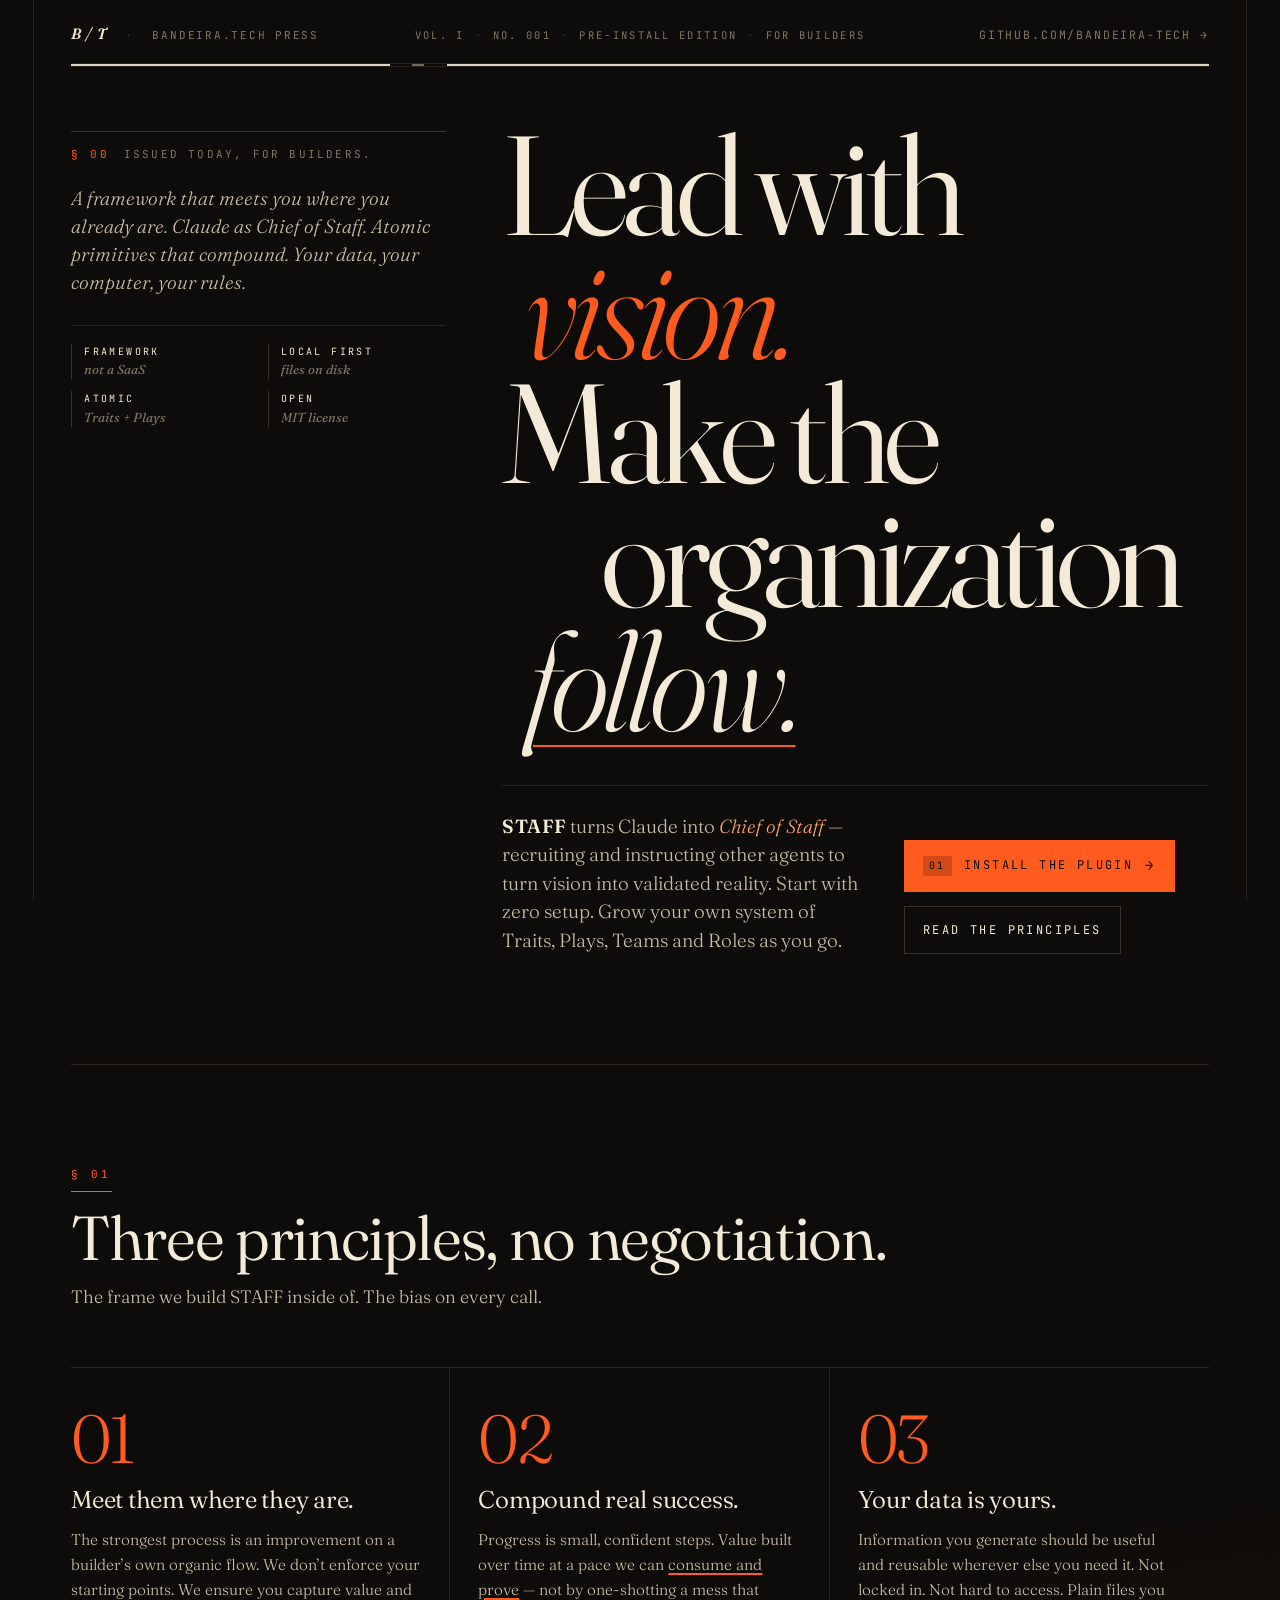
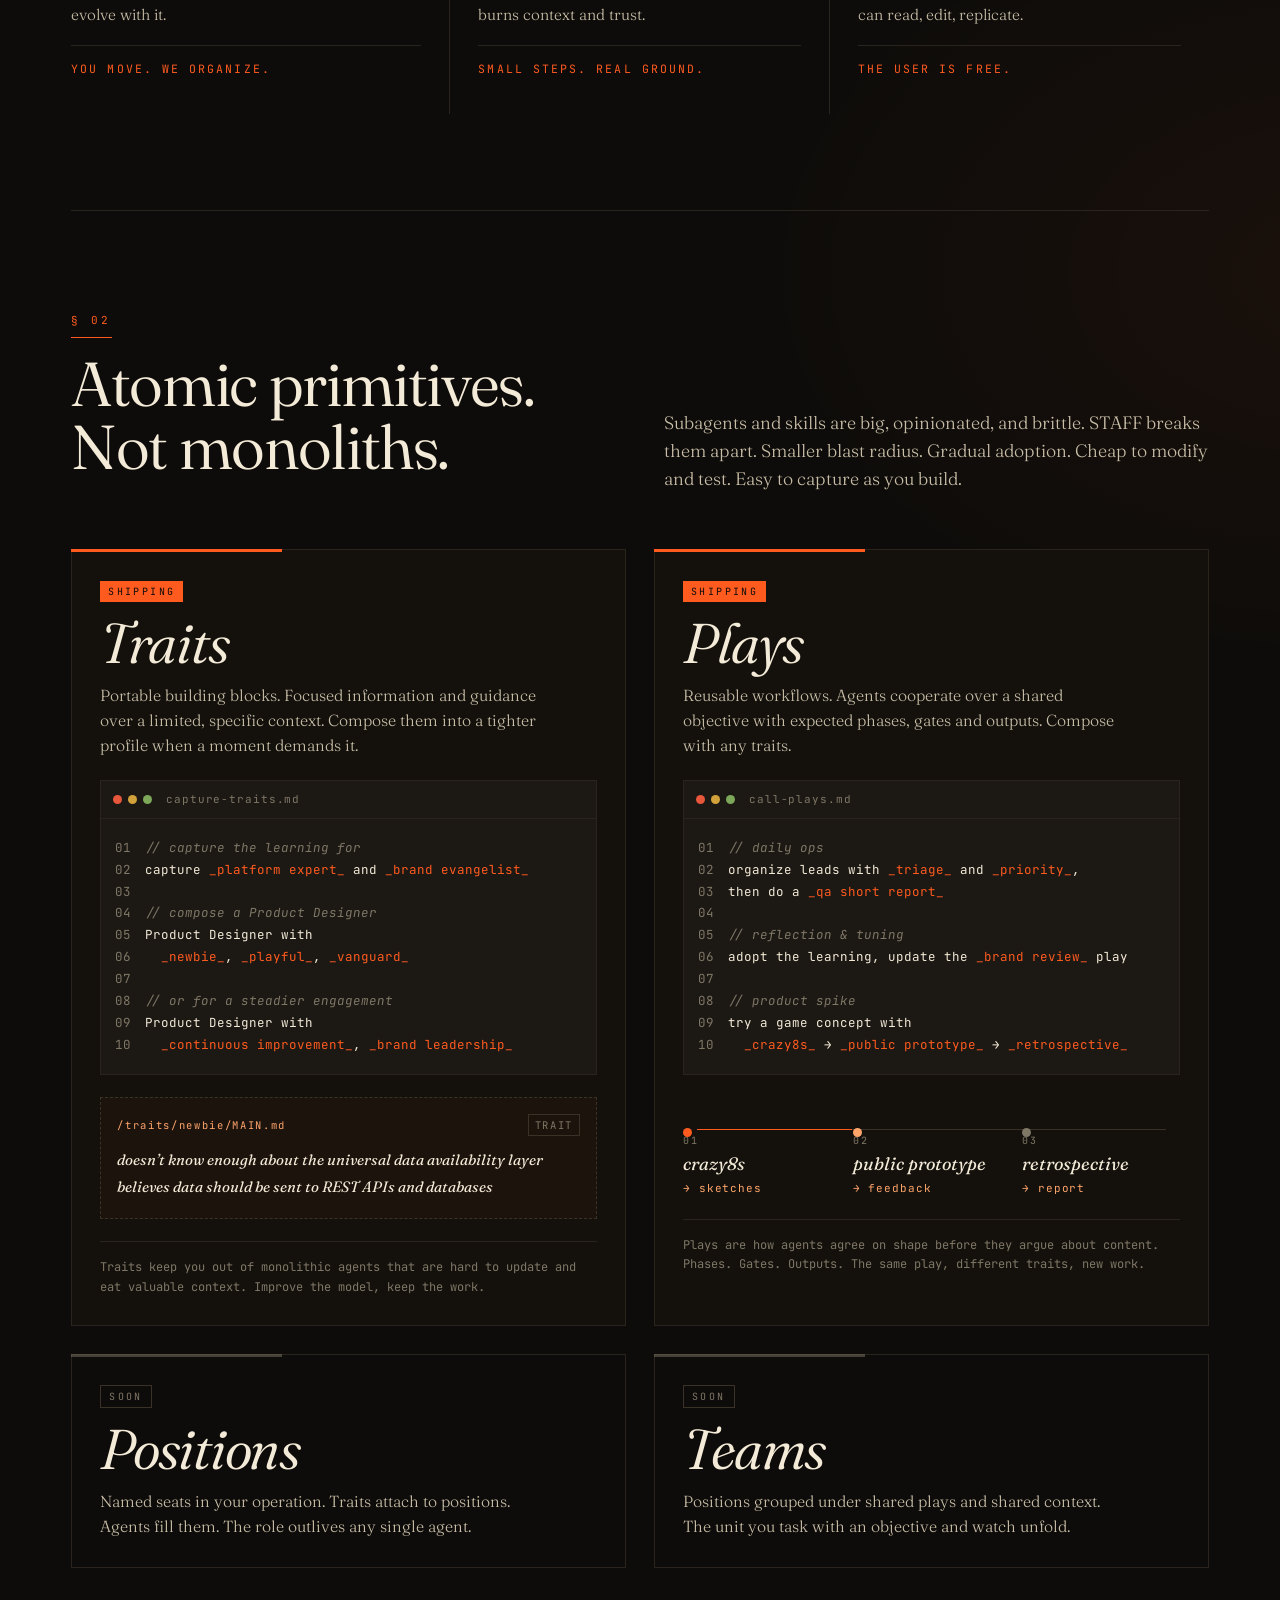
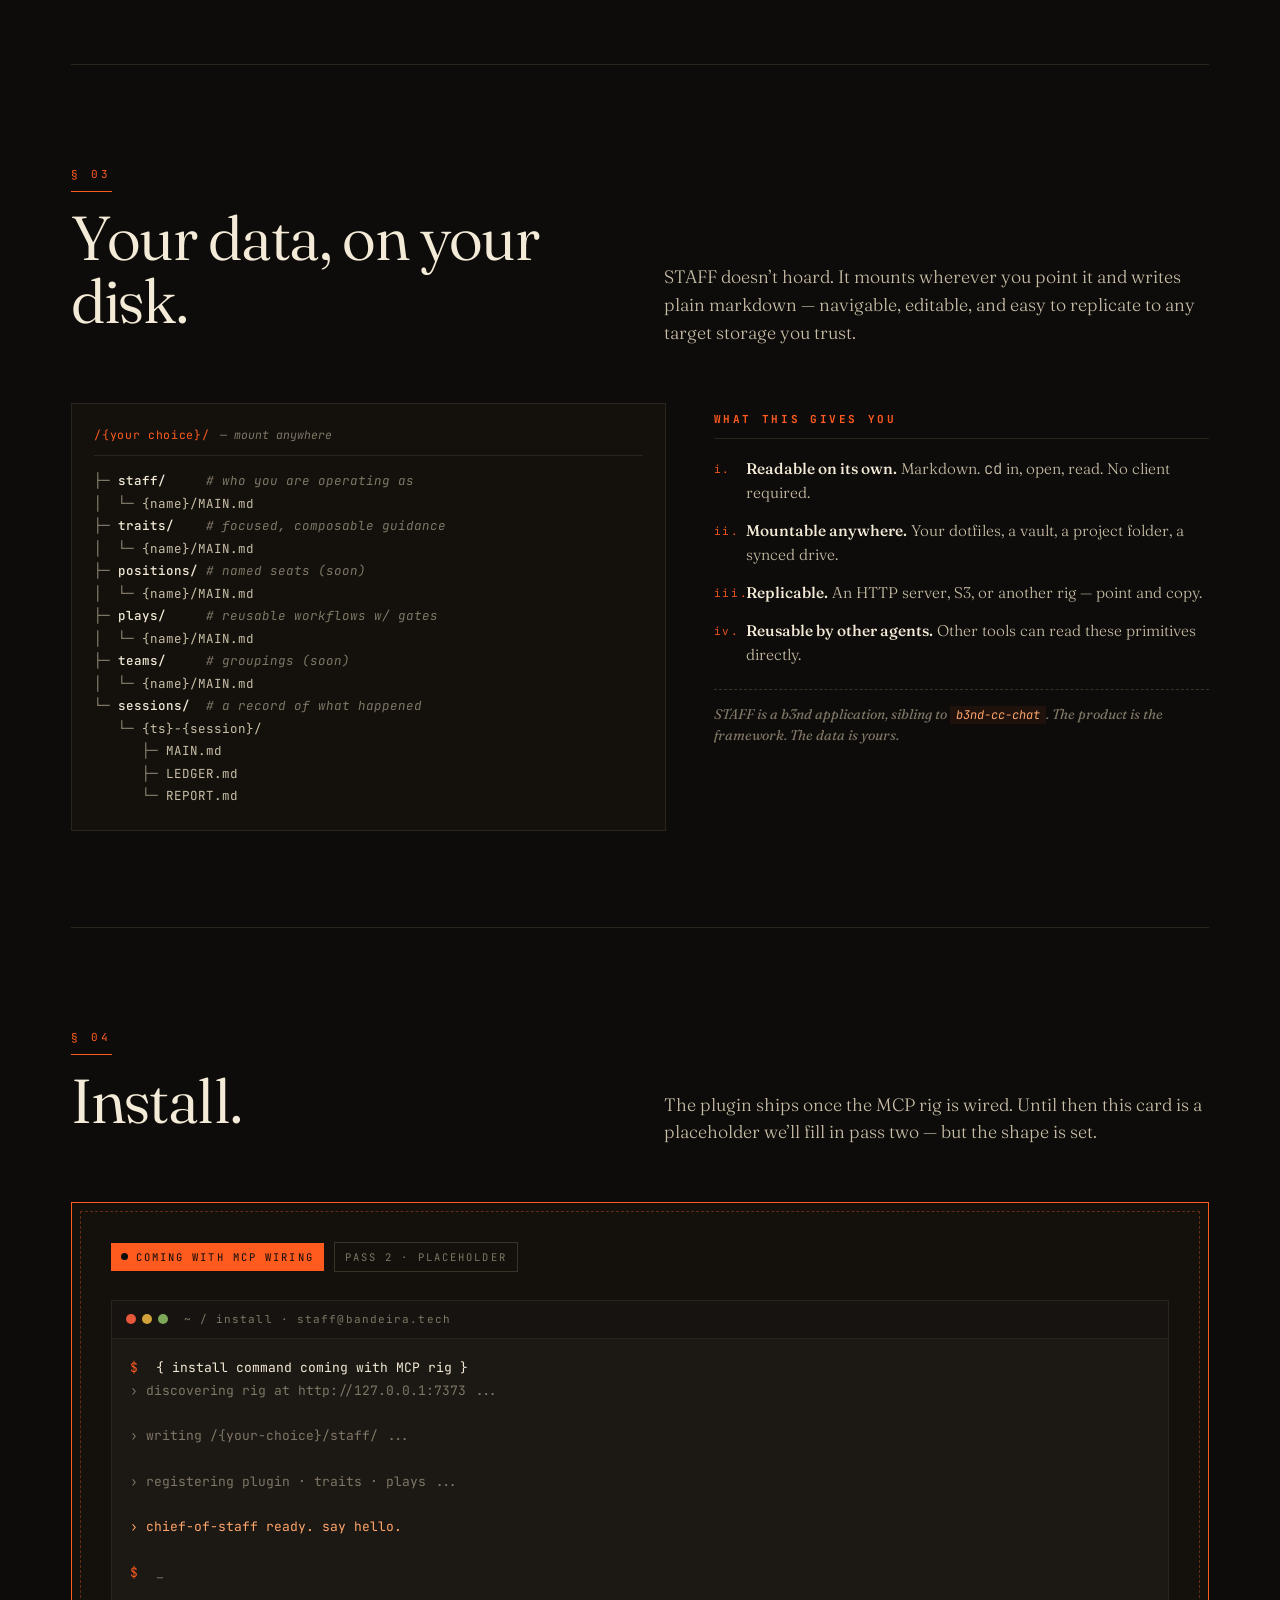
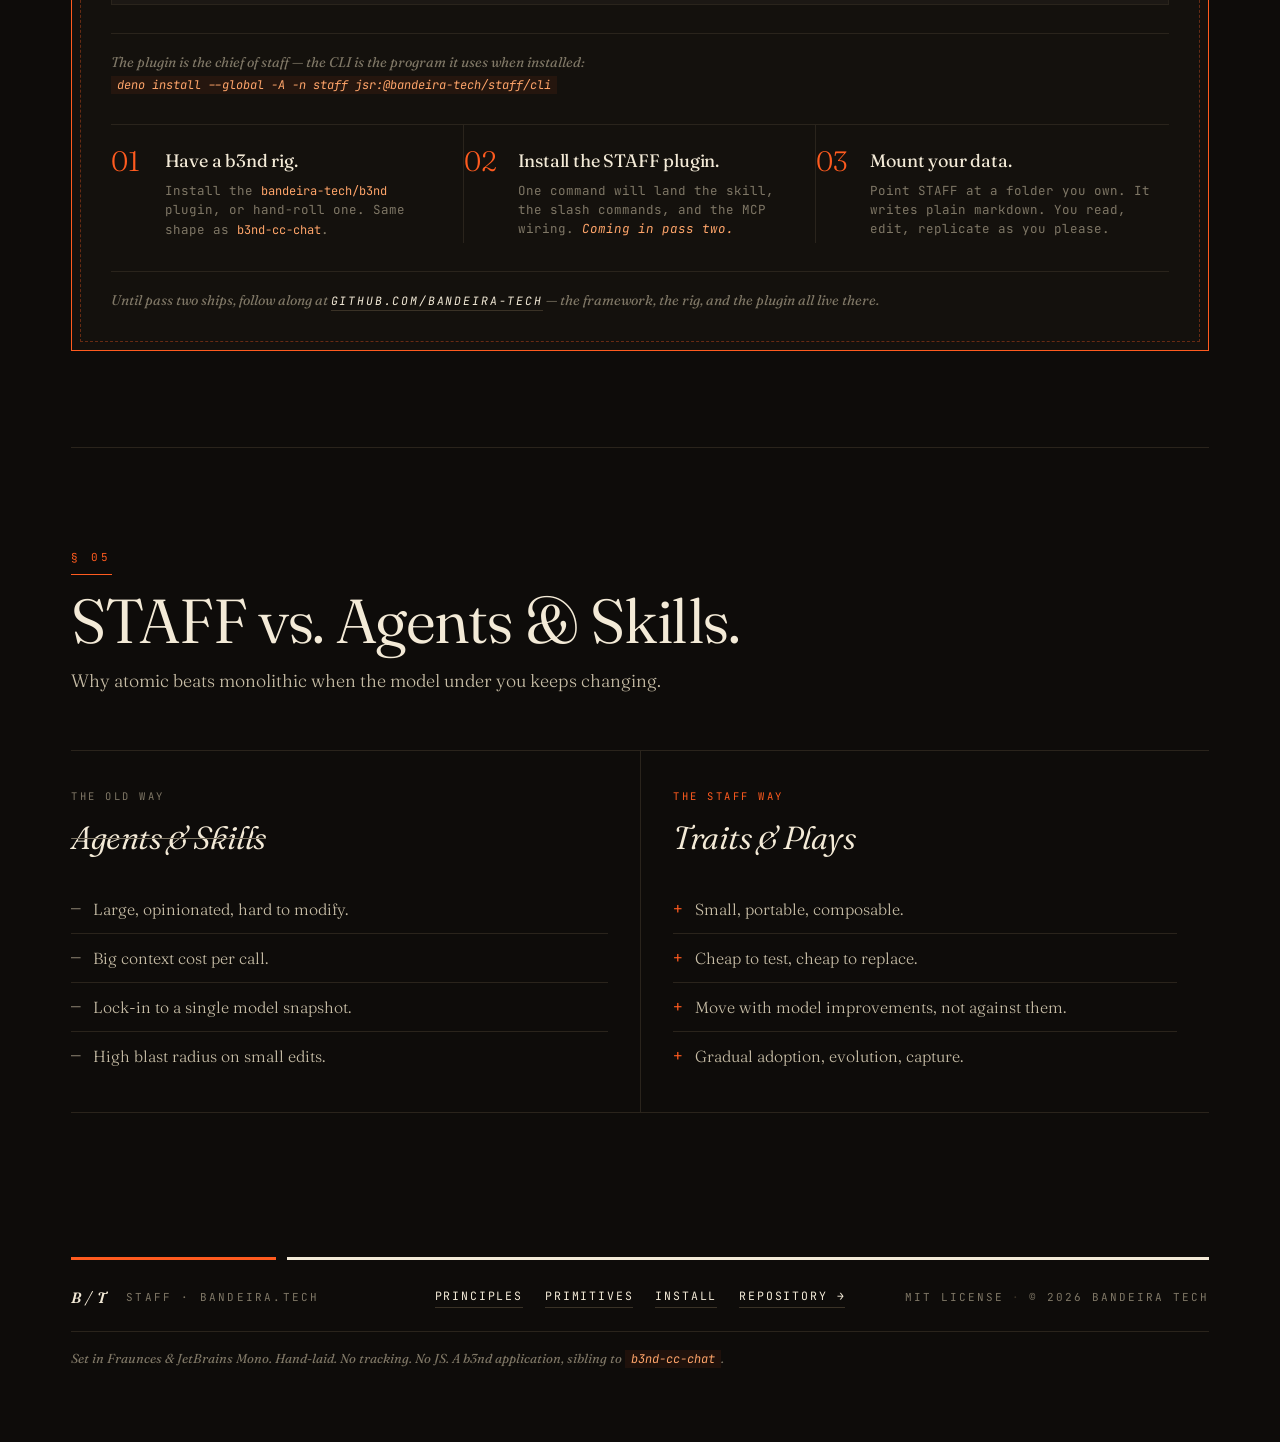
<file: site/index.html>
<!doctype html>
<html lang="en">
<head>
<meta charset="utf-8" />
<meta name="viewport" content="width=device-width,initial-scale=1" />
<title>STAFF · BANDEIRA.TECH — Claude as Chief of Staff</title>
<meta name="description" content="STAFF turns Claude into Chief of Staff. Atomic primitives — Traits, Plays — that builders compose into agents and workflows. Your data, your computer." />
<link rel="preconnect" href="https://fonts.googleapis.com" />
<link rel="preconnect" href="https://fonts.gstatic.com" crossorigin />
<link href="https://fonts.googleapis.com/css2?family=Fraunces:opsz,wght,SOFT,WONK@9..144,300..900,0..100,0..1&family=JetBrains+Mono:wght@300;400;500;700&display=swap" rel="stylesheet" />
<link rel="stylesheet" href="styles.css" />
</head>
<body>

<div class="grain" aria-hidden="true"></div>
<div class="rule rule--page-left" aria-hidden="true"></div>
<div class="rule rule--page-right" aria-hidden="true"></div>

<header class="masthead">
  <div class="masthead__row">
    <div class="masthead__brand">
      <span class="brand__mono">B / T</span>
      <span class="brand__sep" aria-hidden="true">·</span>
      <span class="brand__pub">BANDEIRA.TECH PRESS</span>
    </div>
    <div class="masthead__meta">
      <span>VOL. I</span>
      <span class="dot" aria-hidden="true">·</span>
      <span>NO. 001</span>
      <span class="dot" aria-hidden="true">·</span>
      <span>PRE-INSTALL EDITION</span>
      <span class="dot" aria-hidden="true">·</span>
      <span>FOR BUILDERS</span>
    </div>
    <div class="masthead__corner">
      <a href="https://github.com/bandeira-tech" class="link link--quiet">github.com/bandeira-tech &rarr;</a>
    </div>
  </div>
  <div class="masthead__bar" aria-hidden="true"></div>
</header>

<main>

  <!-- HERO ============================================================ -->
  <section class="hero">
    <div class="hero__grid">

      <aside class="hero__side">
        <div class="kicker">
          <span class="kicker__no">§ 00</span>
          <span class="kicker__label">Issued today, for builders.</span>
        </div>
        <p class="hero__dek">
          A framework that meets you where you already are.
          Claude as Chief of Staff. Atomic primitives that compound.
          Your data, your computer, your rules.
        </p>
        <ul class="hero__stamps">
          <li><span>FRAMEWORK</span><i>not a SaaS</i></li>
          <li><span>LOCAL FIRST</span><i>files on disk</i></li>
          <li><span>ATOMIC</span><i>Traits + Plays</i></li>
          <li><span>OPEN</span><i>MIT license</i></li>
        </ul>
      </aside>

      <div class="hero__main">
        <h1 class="title">
          <span class="title__line title__line--1">Lead with</span>
          <span class="title__line title__line--2">vision.</span>
          <span class="title__line title__line--3">Make the</span>
          <span class="title__line title__line--4">organization</span>
          <span class="title__line title__line--5"><em>follow.</em></span>
        </h1>
        <div class="title__after">
          <p class="lede">
            <strong>STAFF</strong> turns Claude into <em>Chief of Staff</em> — recruiting
            and instructing other agents to turn vision into validated reality.
            Start with zero setup. Grow your own system of Traits, Plays, Teams
            and Roles as you go.
          </p>
          <div class="title__cta">
            <a class="cta cta--primary" href="#install">
              <span class="cta__index">01</span>
              <span class="cta__label">Install the plugin</span>
              <span class="cta__arrow" aria-hidden="true">&rarr;</span>
            </a>
            <a class="cta cta--ghost" href="#principles">
              <span class="cta__label">Read the principles</span>
            </a>
          </div>
        </div>
      </div>

    </div>
  </section>

  <!-- PRINCIPLES ===================================================== -->
  <section class="principles" id="principles">
    <div class="section__head">
      <span class="section__no">§ 01</span>
      <h2 class="section__title">Three principles, no negotiation.</h2>
      <p class="section__sub">The frame we build STAFF inside of. The bias on every call.</p>
    </div>

    <ol class="principles__list">
      <li class="principle">
        <div class="principle__num">01</div>
        <h3 class="principle__h">Meet them where they are.</h3>
        <p class="principle__body">
          The strongest process is an improvement on a builder&rsquo;s own organic
          flow. We don&rsquo;t enforce your starting points. We ensure you capture
          value and evolve with it.
        </p>
        <p class="principle__mantra"><em>You move. We organize.</em></p>
      </li>
      <li class="principle">
        <div class="principle__num">02</div>
        <h3 class="principle__h">Compound real success.</h3>
        <p class="principle__body">
          Progress is small, confident steps. Value built over time at a pace
          we can <u>consume and prove</u> — not by one-shotting a mess that
          burns context and trust.
        </p>
        <p class="principle__mantra"><em>Small steps. Real ground.</em></p>
      </li>
      <li class="principle">
        <div class="principle__num">03</div>
        <h3 class="principle__h">Your data is yours.</h3>
        <p class="principle__body">
          Information you generate should be useful and reusable wherever
          else you need it. Not locked in. Not hard to access. Plain files
          you can read, edit, replicate.
        </p>
        <p class="principle__mantra"><em>The user is free.</em></p>
      </li>
    </ol>
  </section>

  <!-- PRIMITIVES ===================================================== -->
  <section class="primitives" id="primitives">
    <div class="section__head section__head--split">
      <div>
        <span class="section__no">§ 02</span>
        <h2 class="section__title">Atomic primitives.<br/>Not monoliths.</h2>
      </div>
      <p class="section__sub section__sub--right">
        Subagents and skills are big, opinionated, and brittle.
        STAFF breaks them apart. Smaller blast radius. Gradual adoption.
        Cheap to modify and test. Easy to capture as you build.
      </p>
    </div>

    <div class="primitives__grid">

      <article class="prim prim--trait">
        <header class="prim__head">
          <span class="prim__tag">SHIPPING</span>
          <h3 class="prim__name">Traits</h3>
          <p class="prim__pitch">
            Portable building blocks. Focused information and guidance over a
            limited, specific context. Compose them into a tighter profile when
            a moment demands it.
          </p>
        </header>

        <figure class="snippet">
          <figcaption class="snippet__cap">
            <span class="snippet__dot snippet__dot--red"></span>
            <span class="snippet__dot snippet__dot--amber"></span>
            <span class="snippet__dot snippet__dot--green"></span>
            <span class="snippet__name">capture-traits.md</span>
          </figcaption>
          <pre class="code"><span class="ln">01</span><span class="c">// capture the learning for</span>
<span class="ln">02</span>capture <span class="k">_platform expert_</span> and <span class="k">_brand evangelist_</span>
<span class="ln">03</span>
<span class="ln">04</span><span class="c">// compose a Product Designer</span>
<span class="ln">05</span>Product Designer with
<span class="ln">06</span>  <span class="k">_newbie_</span>, <span class="k">_playful_</span>, <span class="k">_vanguard_</span>
<span class="ln">07</span>
<span class="ln">08</span><span class="c">// or for a steadier engagement</span>
<span class="ln">09</span>Product Designer with
<span class="ln">10</span>  <span class="k">_continuous improvement_</span>, <span class="k">_brand leadership_</span>
</pre>
        </figure>

        <div class="trait-card">
          <div class="trait-card__head">
            <span class="trait-card__path">/traits/newbie/MAIN.md</span>
            <span class="trait-card__type">trait</span>
          </div>
          <p class="trait-card__line">doesn&rsquo;t know enough about the universal data availability layer</p>
          <p class="trait-card__line">believes data should be sent to REST APIs and databases</p>
        </div>

        <p class="prim__foot">
          Traits keep you out of monolithic agents that are hard to update and
          eat valuable context. Improve the model, keep the work.
        </p>
      </article>

      <article class="prim prim--play">
        <header class="prim__head">
          <span class="prim__tag">SHIPPING</span>
          <h3 class="prim__name">Plays</h3>
          <p class="prim__pitch">
            Reusable workflows. Agents cooperate over a shared objective with
            expected phases, gates and outputs. Compose with any traits.
          </p>
        </header>

        <figure class="snippet">
          <figcaption class="snippet__cap">
            <span class="snippet__dot snippet__dot--red"></span>
            <span class="snippet__dot snippet__dot--amber"></span>
            <span class="snippet__dot snippet__dot--green"></span>
            <span class="snippet__name">call-plays.md</span>
          </figcaption>
          <pre class="code"><span class="ln">01</span><span class="c">// daily ops</span>
<span class="ln">02</span>organize leads with <span class="k">_triage_</span> and <span class="k">_priority_</span>,
<span class="ln">03</span>then do a <span class="k">_qa short report_</span>
<span class="ln">04</span>
<span class="ln">05</span><span class="c">// reflection &amp; tuning</span>
<span class="ln">06</span>adopt the learning, update the <span class="k">_brand review_</span> play
<span class="ln">07</span>
<span class="ln">08</span><span class="c">// product spike</span>
<span class="ln">09</span>try a game concept with
<span class="ln">10</span>  <span class="k">_crazy8s_</span> &rarr; <span class="k">_public prototype_</span> &rarr; <span class="k">_retrospective_</span>
</pre>
        </figure>

        <div class="play-timeline">
          <div class="play-timeline__rail" aria-hidden="true"></div>
          <ol class="play-timeline__phases">
            <li><span class="ph__no">01</span><span class="ph__name">crazy8s</span><span class="ph__gate">→ sketches</span></li>
            <li><span class="ph__no">02</span><span class="ph__name">public prototype</span><span class="ph__gate">→ feedback</span></li>
            <li><span class="ph__no">03</span><span class="ph__name">retrospective</span><span class="ph__gate">→ report</span></li>
          </ol>
        </div>

        <p class="prim__foot">
          Plays are how agents agree on shape before they argue about content.
          Phases. Gates. Outputs. The same play, different traits, new work.
        </p>
      </article>

      <article class="prim prim--soon prim--positions">
        <header class="prim__head">
          <span class="prim__tag prim__tag--soon">SOON</span>
          <h3 class="prim__name">Positions</h3>
          <p class="prim__pitch">
            Named seats in your operation. Traits attach to positions. Agents
            fill them. The role outlives any single agent.
          </p>
        </header>
      </article>

      <article class="prim prim--soon prim--teams">
        <header class="prim__head">
          <span class="prim__tag prim__tag--soon">SOON</span>
          <h3 class="prim__name">Teams</h3>
          <p class="prim__pitch">
            Positions grouped under shared plays and shared context. The unit
            you task with an objective and watch unfold.
          </p>
        </header>
      </article>

    </div>
  </section>

  <!-- DATA SHAPE ===================================================== -->
  <section class="shape">
    <div class="section__head section__head--split">
      <div>
        <span class="section__no">§ 03</span>
        <h2 class="section__title">Your data, on your disk.</h2>
      </div>
      <p class="section__sub section__sub--right">
        STAFF doesn&rsquo;t hoard. It mounts wherever you point it and writes
        plain markdown — navigable, editable, and easy to replicate to any
        target storage you trust.
      </p>
    </div>

    <div class="shape__inner">
      <figure class="tree">
        <figcaption class="tree__cap">
          <span class="tree__path">/{your choice}/</span>
          <span class="tree__hint">— mount anywhere</span>
        </figcaption>
        <pre class="tree__pre"><span class="tn">├─</span> <span class="td">staff/</span>     <span class="tc"># who you are operating as</span>
<span class="tn">│  └─</span> {name}/MAIN.md
<span class="tn">├─</span> <span class="td">traits/</span>    <span class="tc"># focused, composable guidance</span>
<span class="tn">│  └─</span> {name}/MAIN.md
<span class="tn">├─</span> <span class="td">positions/</span> <span class="tc"># named seats (soon)</span>
<span class="tn">│  └─</span> {name}/MAIN.md
<span class="tn">├─</span> <span class="td">plays/</span>     <span class="tc"># reusable workflows w/ gates</span>
<span class="tn">│  └─</span> {name}/MAIN.md
<span class="tn">├─</span> <span class="td">teams/</span>     <span class="tc"># groupings (soon)</span>
<span class="tn">│  └─</span> {name}/MAIN.md
<span class="tn">└─</span> <span class="td">sessions/</span>  <span class="tc"># a record of what happened</span>
   <span class="tn">└─</span> {ts}-{session}/
      <span class="tn">├─</span> MAIN.md
      <span class="tn">├─</span> LEDGER.md
      <span class="tn">└─</span> REPORT.md</pre>
      </figure>

      <aside class="shape__notes">
        <h3 class="notes__h">What this gives you</h3>
        <ul class="notes__list">
          <li>
            <span class="notes__no">i.</span>
            <span><strong>Readable on its own.</strong> Markdown. <code>cd</code> in, open, read. No client required.</span>
          </li>
          <li>
            <span class="notes__no">ii.</span>
            <span><strong>Mountable anywhere.</strong> Your dotfiles, a vault, a project folder, a synced drive.</span>
          </li>
          <li>
            <span class="notes__no">iii.</span>
            <span><strong>Replicable.</strong> An HTTP server, S3, or another rig — point and copy.</span>
          </li>
          <li>
            <span class="notes__no">iv.</span>
            <span><strong>Reusable by other agents.</strong> Other tools can read these primitives directly.</span>
          </li>
        </ul>
        <p class="notes__foot">
          STAFF is a <em>b3nd</em> application, sibling to <code>b3nd-cc-chat</code>.
          The product is the framework. The data is yours.
        </p>
      </aside>
    </div>
  </section>

  <!-- INSTALL ======================================================== -->
  <section class="install" id="install">
    <div class="section__head section__head--split">
      <div>
        <span class="section__no">§ 04</span>
        <h2 class="section__title">Install.</h2>
      </div>
      <p class="section__sub section__sub--right">
        The plugin ships once the MCP rig is wired. Until then this card
        is a placeholder we&rsquo;ll fill in pass two — but the shape is set.
      </p>
    </div>

    <!-- TODO pass 2: real install commands -->
    <div class="install__card" role="region" aria-label="Install placeholder">
      <div class="install__badges">
        <span class="badge badge--soon">
          <span class="badge__dot" aria-hidden="true"></span>
          Coming with MCP wiring
        </span>
        <span class="badge badge--quiet">PASS 2 · PLACEHOLDER</span>
      </div>

      <div class="install__terminal" aria-hidden="true">
        <div class="term__bar">
          <span class="term__d term__d--r"></span>
          <span class="term__d term__d--a"></span>
          <span class="term__d term__d--g"></span>
          <span class="term__title">~ / install · staff@bandeira.tech</span>
        </div>
        <pre class="term__body"><span class="term__c">$</span> <span class="term__cmd">{ install command coming with MCP rig }</span>
<span class="term__o term__o--dim">› discovering rig at http://127.0.0.1:7373 ...</span>
<span class="term__o term__o--dim">› writing /{your-choice}/staff/ ...</span>
<span class="term__o term__o--dim">› registering plugin · traits · plays ...</span>
<span class="term__o term__o--accent">› chief-of-staff ready. say hello.</span>
<span class="term__c term__c--blink">$</span> <span class="term__cmd term__cmd--dim">_</span></pre>
      </div>

      <div class="install__foot">
        <p>
          The plugin is the chief of staff — the CLI is the program it uses
          when installed:
        </p>
        <p><code>deno install --global -A -n staff jsr:@bandeira-tech/staff/cli</code></p>
      </div>

      <ol class="install__steps">
        <li>
          <span class="step__no">01</span>
          <div>
            <h4>Have a b3nd rig.</h4>
            <p>Install the <code>bandeira-tech/b3nd</code> plugin, or hand-roll one. Same shape as <code>b3nd-cc-chat</code>.</p>
          </div>
        </li>
        <li>
          <span class="step__no">02</span>
          <div>
            <h4>Install the STAFF plugin.</h4>
            <p>One command will land the skill, the slash commands, and the MCP wiring. <em>Coming in pass two.</em></p>
          </div>
        </li>
        <li>
          <span class="step__no">03</span>
          <div>
            <h4>Mount your data.</h4>
            <p>Point STAFF at a folder you own. It writes plain markdown. You read, edit, replicate as you please.</p>
          </div>
        </li>
      </ol>

      <div class="install__foot">
        <p>
          Until pass two ships, follow along at
          <a class="link" href="https://github.com/bandeira-tech">github.com/bandeira-tech</a>
          — the framework, the rig, and the plugin all live there.
        </p>
      </div>
    </div>
  </section>

  <!-- VS ============================================================ -->
  <section class="versus">
    <div class="section__head">
      <span class="section__no">§ 05</span>
      <h2 class="section__title">STAFF vs. Agents &amp; Skills.</h2>
      <p class="section__sub">Why atomic beats monolithic when the model under you keeps changing.</p>
    </div>

    <div class="versus__grid">
      <div class="vs vs--mono">
        <header class="vs__head"><span>The old way</span><h3>Agents &amp; Skills</h3></header>
        <ul>
          <li>Large, opinionated, hard to modify.</li>
          <li>Big context cost per call.</li>
          <li>Lock-in to a single model snapshot.</li>
          <li>High blast radius on small edits.</li>
        </ul>
      </div>
      <div class="vs vs--atom">
        <header class="vs__head"><span>The STAFF way</span><h3>Traits &amp; Plays</h3></header>
        <ul>
          <li>Small, portable, composable.</li>
          <li>Cheap to test, cheap to replace.</li>
          <li>Move with model improvements, not against them.</li>
          <li>Gradual adoption, evolution, capture.</li>
        </ul>
      </div>
    </div>
  </section>

</main>

<footer class="foot">
  <div class="foot__bar" aria-hidden="true"></div>
  <div class="foot__row">
    <div class="foot__brand">
      <span class="brand__mono">B / T</span>
      <span>STAFF · BANDEIRA.TECH</span>
    </div>
    <nav class="foot__nav">
      <a class="link" href="#principles">Principles</a>
      <a class="link" href="#primitives">Primitives</a>
      <a class="link" href="#install">Install</a>
      <a class="link" href="https://github.com/bandeira-tech">Repository &rarr;</a>
    </nav>
    <div class="foot__legal">
      <span>MIT License</span>
      <span class="dot" aria-hidden="true">·</span>
      <span>&copy; 2026 Bandeira Tech</span>
    </div>
  </div>
  <p class="foot__colophon">
    Set in <em>Fraunces</em> &amp; <em>JetBrains Mono</em>. Hand-laid. No tracking. No JS.
    A b3nd application, sibling to <code>b3nd-cc-chat</code>.
  </p>
</footer>

</body>
</html>
</file>
<file: site/styles.css>
/* =================================================================
   STAFF · BANDEIRA.TECH — install site
   Aesthetic: editorial broadsheet meets dev-tool. Warm ink + ember.
   ================================================================= */

:root {
  /* ink palette */
  --ink:        #0e0c0a;      /* page bg, deep warm black */
  --ink-2:      #14110d;      /* card bg */
  --ink-3:      #1c1814;      /* terminal bg */
  --paper:      #f3ead7;      /* primary type */
  --paper-2:    #c9bfa8;      /* secondary type */
  --paper-3:    #7f7766;      /* tertiary, marginalia */
  --rule:       #2a241c;      /* hairline */
  --rule-2:     #3a3226;      /* slightly louder rule */

  /* ember accents */
  --ember:      #ff5b1f;      /* one hot accent */
  --ember-soft: #ffa56a;
  --moss:       #9bb37a;      /* secondary tag (rare) */

  /* type */
  --serif: "Fraunces", "Iowan Old Style", "Georgia", serif;
  --mono:  "JetBrains Mono", ui-monospace, "SF Mono", Menlo, monospace;

  /* rhythm */
  --pad-x: clamp(22px, 4vw, 64px);
  --maxw:  1240px;
}

* { box-sizing: border-box; }
html, body { margin: 0; padding: 0; }

html {
  background: var(--ink);
  color: var(--paper);
  font-family: var(--mono);
  font-size: 15.5px;
  line-height: 1.55;
  -webkit-font-smoothing: antialiased;
  text-rendering: optimizeLegibility;
  scroll-behavior: smooth;
}

body {
  min-height: 100vh;
  position: relative;
  overflow-x: hidden;
  background:
    radial-gradient(1200px 700px at 15% -10%, rgba(255,91,31,0.08), transparent 60%),
    radial-gradient(900px 600px at 105% 30%, rgba(255,91,31,0.05), transparent 65%),
    var(--ink);
}

::selection { background: var(--ember); color: var(--ink); }

/* Grain overlay — fine SVG noise, no images */
.grain {
  position: fixed; inset: 0;
  pointer-events: none;
  z-index: 1;
  opacity: 0.13;
  mix-blend-mode: overlay;
  background-image: url("data:image/svg+xml;utf8,<svg xmlns='http://www.w3.org/2000/svg' width='160' height='160' viewBox='0 0 160 160'><filter id='n'><feTurbulence type='fractalNoise' baseFrequency='0.95' numOctaves='2' stitchTiles='stitch'/><feColorMatrix values='0 0 0 0 0  0 0 0 0 0  0 0 0 0 0  0 0 0 0.55 0'/></filter><rect width='100%' height='100%' filter='url(%23n)'/></svg>");
}

/* Page side rules — a broadsheet trick */
.rule { position: fixed; top: 0; bottom: 0; width: 1px; background: var(--rule); z-index: 2; pointer-events: none; }
.rule--page-left  { left: max(18px, 2.6vw); }
.rule--page-right { right: max(18px, 2.6vw); }
@media (max-width: 720px) { .rule { display: none; } }

/* =================================================================
   Masthead
   ================================================================= */
.masthead {
  position: relative; z-index: 3;
  padding: 22px var(--pad-x) 0;
  max-width: var(--maxw);
  margin: 0 auto;
}
.masthead__row {
  display: grid;
  grid-template-columns: 1fr auto 1fr;
  align-items: baseline;
  gap: 24px;
  padding-bottom: 18px;
}
.masthead__brand,
.masthead__corner {
  font-family: var(--mono);
  font-size: 11px;
  letter-spacing: 0.16em;
  text-transform: uppercase;
  color: var(--paper-2);
}
.masthead__corner { text-align: right; }
.brand__mono {
  font-family: var(--serif);
  font-weight: 600;
  font-style: italic;
  font-size: 15px;
  letter-spacing: 0.04em;
  color: var(--paper);
  margin-right: 10px;
}
.brand__sep { color: var(--rule-2); margin-right: 10px; }
.brand__pub { color: var(--paper-3); }

.masthead__meta {
  font-family: var(--mono);
  font-size: 10.5px;
  letter-spacing: 0.22em;
  text-transform: uppercase;
  color: var(--paper-3);
  display: flex; gap: 10px; align-items: center;
  white-space: nowrap;
}
.dot { color: var(--rule-2); }

.masthead__bar {
  height: 4px;
  background:
    linear-gradient(to right, var(--paper) 0 28%, transparent 28% 30%, var(--paper-3) 30% 31%, transparent 31% 33%, var(--paper) 33% 100%);
  opacity: 0.9;
  border-top: 1px solid var(--rule);
  border-bottom: 1px solid var(--rule);
}

@media (max-width: 820px) {
  .masthead__row { grid-template-columns: 1fr; gap: 6px; }
  .masthead__corner { text-align: left; }
  .masthead__meta { flex-wrap: wrap; }
}

/* =================================================================
   Main containers
   ================================================================= */
main {
  position: relative;
  z-index: 3;
  max-width: var(--maxw);
  margin: 0 auto;
  padding: 0 var(--pad-x);
}

section { padding: 96px 0; border-bottom: 1px solid var(--rule); }
section:last-of-type { border-bottom: none; }

/* Section heads */
.section__head { margin-bottom: 56px; max-width: 880px; }
.section__head--split {
  display: grid;
  grid-template-columns: 1fr 1fr;
  gap: 48px;
  max-width: none;
  align-items: end;
}
.section__no {
  font-family: var(--mono);
  font-size: 11px;
  letter-spacing: 0.28em;
  color: var(--ember);
  text-transform: uppercase;
  display: inline-block;
  padding-bottom: 8px;
  border-bottom: 1px solid var(--ember);
}
.section__title {
  font-family: var(--serif);
  font-weight: 350;
  font-style: normal;
  font-size: clamp(36px, 5.2vw, 62px);
  line-height: 1.02;
  letter-spacing: -0.022em;
  margin: 14px 0 14px;
  color: var(--paper);
}
.section__sub {
  font-family: var(--serif);
  font-weight: 300;
  font-size: clamp(15px, 1.4vw, 18px);
  line-height: 1.55;
  color: var(--paper-2);
  max-width: 56ch;
  margin: 0;
}
.section__sub--right { justify-self: end; text-align: left; }

@media (max-width: 820px) {
  .section__head--split { grid-template-columns: 1fr; gap: 18px; }
  .section__sub--right  { justify-self: start; }
}

/* =================================================================
   HERO
   ================================================================= */
.hero { padding-top: 56px; padding-bottom: 110px; border-bottom: 1px solid var(--rule); }

.hero__grid {
  display: grid;
  grid-template-columns: 0.85fr 1.6fr;
  gap: 56px;
  align-items: start;
}
@media (max-width: 980px) {
  .hero__grid { grid-template-columns: 1fr; gap: 32px; }
}

.hero__side { position: relative; padding-top: 8px; }
.kicker {
  display: flex; gap: 14px; align-items: baseline;
  border-top: 1px solid var(--rule-2);
  padding-top: 14px;
  margin-bottom: 22px;
}
.kicker__no {
  font-family: var(--mono);
  font-size: 11px;
  color: var(--ember);
  letter-spacing: 0.24em;
}
.kicker__label {
  font-family: var(--mono);
  font-size: 11px;
  letter-spacing: 0.2em;
  text-transform: uppercase;
  color: var(--paper-3);
}

.hero__dek {
  font-family: var(--serif);
  font-weight: 300;
  font-style: italic;
  font-size: clamp(17px, 1.5vw, 20px);
  line-height: 1.45;
  color: var(--paper-2);
  margin: 0 0 28px;
  max-width: 30ch;
}

.hero__stamps {
  list-style: none;
  margin: 28px 0 0;
  padding: 18px 0 0;
  border-top: 1px solid var(--rule);
  display: grid;
  grid-template-columns: 1fr 1fr;
  gap: 12px 18px;
}
.hero__stamps li {
  display: flex; flex-direction: column;
  border-left: 1px solid var(--rule-2);
  padding-left: 12px;
}
.hero__stamps span {
  font-family: var(--mono);
  font-size: 10px;
  letter-spacing: 0.24em;
  color: var(--paper);
}
.hero__stamps i {
  font-family: var(--serif);
  font-style: italic;
  font-size: 13px;
  color: var(--paper-3);
}

/* Title */
.title {
  font-family: var(--serif);
  font-weight: 350;
  font-size: clamp(56px, 11vw, 152px);
  line-height: 0.88;
  letter-spacing: -0.04em;
  margin: 0;
  color: var(--paper);
  font-feature-settings: "ss01", "ss02";
}
.title__line { display: block; }
.title__line--1 { margin-left: 0; opacity: 0; animation: rise 0.9s 0.05s ease-out forwards; }
.title__line--2 { font-style: italic; font-weight: 300; color: var(--ember); margin-left: 0.16em; opacity: 0; animation: rise 0.9s 0.15s ease-out forwards; }
.title__line--3 { opacity: 0; animation: rise 0.9s 0.25s ease-out forwards; }
.title__line--4 { margin-left: 0.7em; opacity: 0; animation: rise 0.9s 0.35s ease-out forwards; letter-spacing: -0.045em; }
.title__line--5 { margin-left: 0.16em; opacity: 0; animation: rise 0.9s 0.45s ease-out forwards; }
.title__line--5 em { font-style: italic; font-weight: 300; text-decoration: underline; text-decoration-thickness: 2px; text-underline-offset: 14px; text-decoration-color: var(--ember); }

@keyframes rise {
  from { opacity: 0; transform: translateY(18px); }
  to   { opacity: 1; transform: translateY(0); }
}
@media (prefers-reduced-motion: reduce) {
  .title__line { opacity: 1 !important; animation: none !important; transform: none !important; }
}

.title__after {
  margin-top: 42px;
  display: grid;
  grid-template-columns: 1.2fr 1fr;
  gap: 36px;
  align-items: end;
  border-top: 1px solid var(--rule);
  padding-top: 26px;
}
@media (max-width: 820px) {
  .title__after { grid-template-columns: 1fr; gap: 18px; }
}

.lede {
  font-family: var(--serif);
  font-weight: 300;
  font-size: clamp(16px, 1.5vw, 19px);
  line-height: 1.5;
  color: var(--paper-2);
  margin: 0;
  max-width: 48ch;
}
.lede strong { color: var(--paper); font-weight: 600; letter-spacing: 0.02em; }
.lede em { font-style: italic; color: var(--ember-soft); }

.title__cta { display: flex; gap: 14px; flex-wrap: wrap; }

.cta {
  display: inline-flex; align-items: center; gap: 12px;
  padding: 14px 18px;
  font-family: var(--mono);
  font-size: 12px;
  letter-spacing: 0.2em;
  text-transform: uppercase;
  text-decoration: none;
  transition: transform 0.15s ease, background 0.15s ease, color 0.15s ease;
}
.cta--primary {
  background: var(--ember);
  color: var(--ink);
  border: 1px solid var(--ember);
}
.cta--primary:hover { transform: translate(-2px, -2px); box-shadow: 4px 4px 0 var(--paper); }
.cta--ghost {
  color: var(--paper);
  border: 1px solid var(--rule-2);
}
.cta--ghost:hover { border-color: var(--paper); }
.cta__index {
  font-size: 10px;
  color: var(--ink);
  background: rgba(0,0,0,0.18);
  padding: 2px 6px;
}
.cta--ghost .cta__index { background: var(--rule); color: var(--paper-2); }
.cta__arrow { font-size: 14px; }

/* =================================================================
   PRINCIPLES
   ================================================================= */
.principles__list {
  list-style: none;
  margin: 0;
  padding: 0;
  display: grid;
  grid-template-columns: repeat(3, 1fr);
  gap: 0;
  border-top: 1px solid var(--rule);
}
@media (max-width: 920px) {
  .principles__list { grid-template-columns: 1fr; }
}
.principle {
  padding: 36px 28px 36px 0;
  border-right: 1px solid var(--rule);
  position: relative;
  min-height: 320px;
}
.principle:nth-child(2) { padding-left: 28px; }
.principle:nth-child(3) { padding-left: 28px; border-right: none; }
@media (max-width: 920px) {
  .principle { border-right: none; border-bottom: 1px solid var(--rule); padding: 32px 0; min-height: auto; }
  .principle:nth-child(2), .principle:nth-child(3) { padding-left: 0; }
  .principle:last-child { border-bottom: none; }
}
.principle__num {
  font-family: var(--serif);
  font-weight: 300;
  font-size: 68px;
  line-height: 1;
  color: var(--ember);
  margin-bottom: 14px;
  letter-spacing: -0.04em;
}
.principle__h {
  font-family: var(--serif);
  font-weight: 350;
  font-size: clamp(20px, 1.9vw, 26px);
  line-height: 1.15;
  margin: 0 0 14px;
  color: var(--paper);
  letter-spacing: -0.01em;
}
.principle__body {
  font-family: var(--serif);
  font-weight: 300;
  font-size: 15.5px;
  line-height: 1.6;
  color: var(--paper-2);
  margin: 0 0 18px;
  max-width: 36ch;
}
.principle__mantra {
  font-family: var(--mono);
  font-size: 11.5px;
  letter-spacing: 0.18em;
  text-transform: uppercase;
  color: var(--paper-3);
  border-top: 1px solid var(--rule);
  padding-top: 14px;
  margin: 0;
}
.principle__mantra em { font-style: normal; color: var(--ember); }

/* =================================================================
   PRIMITIVES
   ================================================================= */
.primitives__grid {
  display: grid;
  grid-template-columns: 1fr 1fr;
  gap: 28px;
}
@media (max-width: 980px) {
  .primitives__grid { grid-template-columns: 1fr; }
}

.prim {
  background: var(--ink-2);
  border: 1px solid var(--rule);
  padding: 28px;
  position: relative;
  display: flex; flex-direction: column;
  gap: 22px;
}
.prim::before {
  content: "";
  position: absolute; inset: -1px -1px auto -1px;
  height: 3px;
  background: linear-gradient(to right, var(--ember) 0 38%, transparent 38%);
}
.prim--soon { background: transparent; }
.prim--soon::before { background: linear-gradient(to right, var(--paper-3) 0 38%, transparent 38%); opacity: 0.5; }

.prim__head { }
.prim__tag {
  display: inline-block;
  font-family: var(--mono);
  font-size: 10px;
  letter-spacing: 0.24em;
  padding: 3px 8px;
  background: var(--ember);
  color: var(--ink);
  margin-bottom: 14px;
}
.prim__tag--soon {
  background: transparent;
  color: var(--paper-3);
  border: 1px solid var(--rule-2);
}
.prim__name {
  font-family: var(--serif);
  font-weight: 350;
  font-style: italic;
  font-size: clamp(38px, 4.4vw, 56px);
  line-height: 0.95;
  letter-spacing: -0.025em;
  margin: 0 0 14px;
  color: var(--paper);
}
.prim__pitch {
  font-family: var(--serif);
  font-weight: 300;
  font-size: 16px;
  line-height: 1.55;
  color: var(--paper-2);
  margin: 0;
  max-width: 44ch;
}
.prim__foot {
  font-family: var(--mono);
  font-size: 12px;
  line-height: 1.6;
  color: var(--paper-3);
  border-top: 1px solid var(--rule);
  padding-top: 16px;
  margin: 0;
}

/* Snippet (mini editor) */
.snippet {
  margin: 0;
  background: var(--ink-3);
  border: 1px solid var(--rule);
}
.snippet__cap {
  display: flex; gap: 6px; align-items: center;
  padding: 10px 12px;
  border-bottom: 1px solid var(--rule);
  font-family: var(--mono);
  font-size: 11px;
  color: var(--paper-3);
}
.snippet__dot { width: 9px; height: 9px; border-radius: 50%; display: inline-block; }
.snippet__dot--red    { background: #e6573b; }
.snippet__dot--amber  { background: #d2a23a; }
.snippet__dot--green  { background: #7da85a; }
.snippet__name { margin-left: 8px; letter-spacing: 0.08em; }

.code {
  font-family: var(--mono);
  font-size: 12.5px;
  line-height: 1.75;
  color: var(--paper);
  padding: 18px 14px;
  margin: 0;
  overflow-x: auto;
  white-space: pre;
}
.code .ln { color: var(--paper-3); margin-right: 14px; user-select: none; }
.code .c  { color: var(--paper-3); font-style: italic; }
.code .k  { color: var(--ember); }

/* Trait card */
.trait-card {
  border: 1px dashed var(--rule-2);
  padding: 16px;
  background: rgba(255,91,31,0.04);
}
.trait-card__head {
  display: flex; justify-content: space-between; align-items: center;
  font-family: var(--mono);
  font-size: 10.5px;
  letter-spacing: 0.16em;
  color: var(--paper-3);
  margin-bottom: 12px;
}
.trait-card__path { color: var(--ember-soft); }
.trait-card__type {
  border: 1px solid var(--rule-2);
  padding: 2px 6px;
  text-transform: uppercase;
}
.trait-card__line {
  font-family: var(--serif);
  font-style: italic;
  font-size: 15px;
  color: var(--paper);
  margin: 4px 0;
}

/* Play timeline */
.play-timeline {
  position: relative;
  padding: 14px 0 0;
}
.play-timeline__rail {
  position: absolute;
  left: 14px; right: 14px;
  top: 32px;
  height: 1px;
  background: linear-gradient(to right, var(--ember) 0 33%, var(--rule-2) 33%);
}
.play-timeline__phases {
  list-style: none;
  margin: 0; padding: 0;
  display: grid;
  grid-template-columns: repeat(3, 1fr);
  gap: 12px;
  position: relative;
}
.play-timeline__phases li {
  display: flex; flex-direction: column;
  padding-top: 22px;
  position: relative;
}
.play-timeline__phases li::before {
  content: "";
  position: absolute;
  top: 17px; left: 0;
  width: 9px; height: 9px;
  background: var(--ember);
  border-radius: 50%;
}
.play-timeline__phases li:nth-child(2)::before { background: var(--ember-soft); }
.play-timeline__phases li:nth-child(3)::before { background: var(--paper-3); }
.ph__no {
  font-family: var(--mono);
  font-size: 10px;
  letter-spacing: 0.2em;
  color: var(--paper-3);
}
.ph__name {
  font-family: var(--serif);
  font-style: italic;
  font-size: 18px;
  color: var(--paper);
  margin: 2px 0 2px;
}
.ph__gate {
  font-family: var(--mono);
  font-size: 11px;
  color: var(--ember-soft);
  letter-spacing: 0.08em;
}

/* "soon" tiles span both columns when there's odd row */
.prim--soon { min-height: 200px; }

/* =================================================================
   SHAPE / DATA
   ================================================================= */
.shape__inner {
  display: grid;
  grid-template-columns: 1.2fr 1fr;
  gap: 48px;
  align-items: start;
}
@media (max-width: 980px) {
  .shape__inner { grid-template-columns: 1fr; }
}

.tree {
  margin: 0;
  background: var(--ink-2);
  border: 1px solid var(--rule);
  padding: 22px;
  position: relative;
}
.tree__cap {
  display: flex; gap: 10px; align-items: baseline;
  font-family: var(--mono);
  font-size: 11.5px;
  border-bottom: 1px solid var(--rule);
  padding-bottom: 12px;
  margin-bottom: 14px;
  color: var(--paper-3);
}
.tree__path { color: var(--ember); letter-spacing: 0.06em; }
.tree__hint { font-style: italic; }
.tree__pre {
  font-family: var(--mono);
  font-size: 12.5px;
  line-height: 1.8;
  margin: 0;
  color: var(--paper-2);
  white-space: pre;
  overflow-x: auto;
}
.tn { color: var(--paper-3); }
.td { color: var(--paper); font-weight: 500; }
.tc { color: var(--paper-3); font-style: italic; }

.shape__notes { padding-top: 8px; }
.notes__h {
  font-family: var(--mono);
  font-size: 11px;
  letter-spacing: 0.24em;
  text-transform: uppercase;
  color: var(--ember);
  margin: 0 0 18px;
  padding-bottom: 10px;
  border-bottom: 1px solid var(--rule);
}
.notes__list {
  list-style: none; padding: 0; margin: 0;
  display: flex; flex-direction: column; gap: 14px;
}
.notes__list li {
  display: grid;
  grid-template-columns: 26px 1fr;
  gap: 6px;
  font-family: var(--serif);
  font-weight: 300;
  font-size: 15.5px;
  line-height: 1.55;
  color: var(--paper-2);
}
.notes__list strong { color: var(--paper); font-weight: 500; }
.notes__no {
  font-family: var(--mono);
  font-size: 11px;
  letter-spacing: 0.18em;
  color: var(--ember);
  padding-top: 4px;
}
.notes__foot {
  margin-top: 22px;
  font-family: var(--serif);
  font-style: italic;
  font-size: 14px;
  color: var(--paper-3);
  border-top: 1px dashed var(--rule-2);
  padding-top: 14px;
}
.notes__foot code, .install__foot code, .foot__colophon code {
  font-family: var(--mono);
  font-size: 12px;
  color: var(--ember-soft);
  background: rgba(255,91,31,0.07);
  padding: 1px 6px;
}

/* =================================================================
   INSTALL — placeholder card
   ================================================================= */
.install__card {
  position: relative;
  border: 1px solid var(--ember);
  background: var(--ink-2);
  padding: clamp(24px, 3vw, 40px);
  display: grid;
  gap: 28px;
}
.install__card::before {
  content: "";
  position: absolute;
  inset: 8px;
  border: 1px dashed rgba(255,91,31,0.35);
  pointer-events: none;
}
.install__card > * { position: relative; }

.install__badges {
  display: flex; gap: 10px; flex-wrap: wrap; align-items: center;
}
.badge {
  font-family: var(--mono);
  font-size: 10.5px;
  letter-spacing: 0.2em;
  text-transform: uppercase;
  padding: 6px 10px;
  display: inline-flex; align-items: center; gap: 8px;
}
.badge--soon {
  background: var(--ember);
  color: var(--ink);
}
.badge__dot {
  width: 7px; height: 7px; border-radius: 50%;
  background: var(--ink);
  box-shadow: 0 0 0 0 rgba(14,12,10,0.7);
  animation: pulse 1.8s ease-out infinite;
}
@keyframes pulse {
  0%   { box-shadow: 0 0 0 0 rgba(14,12,10,0.7); }
  70%  { box-shadow: 0 0 0 8px rgba(14,12,10,0); }
  100% { box-shadow: 0 0 0 0 rgba(14,12,10,0); }
}
.badge--quiet {
  color: var(--paper-3);
  border: 1px solid var(--rule-2);
}

/* Terminal */
.install__terminal {
  background: var(--ink-3);
  border: 1px solid var(--rule);
  overflow: hidden;
}
.term__bar {
  display: flex; align-items: center; gap: 6px;
  padding: 10px 14px;
  border-bottom: 1px solid var(--rule);
  font-family: var(--mono);
  font-size: 11px;
  color: var(--paper-3);
  background: rgba(0,0,0,0.2);
}
.term__d { width: 10px; height: 10px; border-radius: 50%; }
.term__d--r { background: #e6573b; }
.term__d--a { background: #d2a23a; }
.term__d--g { background: #7da85a; }
.term__title { margin-left: 10px; letter-spacing: 0.1em; }

.term__body {
  font-family: var(--mono);
  font-size: 13px;
  line-height: 1.75;
  padding: 18px 18px 20px;
  margin: 0;
  color: var(--paper);
  white-space: pre-wrap;
  overflow-x: auto;
}
.term__c { color: var(--ember); margin-right: 10px; }
.term__cmd { color: var(--paper); }
.term__cmd--dim { color: var(--paper-3); }
.term__o { display: block; color: var(--paper-2); }
.term__o--dim { color: var(--paper-3); }
.term__o--accent { color: var(--ember-soft); }
.term__c--blink { animation: blink 1.05s steps(1) infinite; }
@keyframes blink {
  50% { opacity: 0.2; }
}

/* Steps */
.install__steps {
  list-style: none;
  margin: 0; padding: 0;
  display: grid;
  grid-template-columns: repeat(3, 1fr);
  gap: 0;
  border-top: 1px solid var(--rule);
}
@media (max-width: 820px) {
  .install__steps { grid-template-columns: 1fr; }
}
.install__steps li {
  display: grid;
  grid-template-columns: 44px 1fr;
  gap: 10px;
  padding: 22px 18px 4px 0;
  border-right: 1px solid var(--rule);
}
.install__steps li:last-child { border-right: none; }
@media (max-width: 820px) {
  .install__steps li { border-right: none; border-bottom: 1px solid var(--rule); padding: 20px 0; }
  .install__steps li:last-child { border-bottom: none; }
}
.step__no {
  font-family: var(--serif);
  font-weight: 300;
  font-size: 28px;
  line-height: 1;
  color: var(--ember);
}
.install__steps h4 {
  font-family: var(--serif);
  font-weight: 400;
  font-size: 18px;
  margin: 0 0 6px;
  color: var(--paper);
  letter-spacing: -0.01em;
}
.install__steps p {
  font-family: var(--mono);
  font-size: 12.5px;
  line-height: 1.55;
  color: var(--paper-3);
  margin: 0;
}
.install__steps em { color: var(--ember-soft); font-style: italic; }
.install__steps code {
  font-family: var(--mono);
  color: var(--ember-soft);
  font-size: 12px;
}

.install__foot {
  border-top: 1px solid var(--rule);
  padding-top: 18px;
  font-family: var(--serif);
  font-style: italic;
  font-size: 14px;
  color: var(--paper-3);
}
.install__foot p { margin: 0; }

/* =================================================================
   VERSUS
   ================================================================= */
.versus__grid {
  display: grid;
  grid-template-columns: 1fr 1fr;
  gap: 0;
  border-top: 1px solid var(--rule);
  border-bottom: 1px solid var(--rule);
}
@media (max-width: 820px) { .versus__grid { grid-template-columns: 1fr; } }

.vs {
  padding: 32px 32px 32px 0;
}
.vs--atom { padding-left: 32px; border-left: 1px solid var(--rule); }
@media (max-width: 820px) {
  .vs--atom { padding-left: 0; border-left: none; border-top: 1px solid var(--rule); }
}
.vs__head { margin-bottom: 22px; }
.vs__head span {
  font-family: var(--mono);
  font-size: 10.5px;
  letter-spacing: 0.24em;
  text-transform: uppercase;
  color: var(--paper-3);
}
.vs--atom .vs__head span { color: var(--ember); }
.vs__head h3 {
  font-family: var(--serif);
  font-style: italic;
  font-weight: 350;
  font-size: clamp(24px, 2.6vw, 32px);
  margin: 6px 0 0;
  color: var(--paper);
  letter-spacing: -0.015em;
}
.vs--mono .vs__head h3 { text-decoration: line-through; text-decoration-thickness: 1px; text-decoration-color: var(--paper-3); }

.vs ul {
  list-style: none;
  padding: 0; margin: 0;
}
.vs li {
  font-family: var(--serif);
  font-weight: 300;
  font-size: 16px;
  line-height: 1.5;
  color: var(--paper-2);
  padding: 12px 0;
  border-bottom: 1px solid var(--rule);
  position: relative;
  padding-left: 22px;
}
.vs li:last-child { border-bottom: none; }
.vs li::before {
  content: "—";
  position: absolute; left: 0;
  color: var(--paper-3);
  font-family: var(--mono);
}
.vs--atom li::before { content: "+"; color: var(--ember); }

/* =================================================================
   FOOTER
   ================================================================= */
.foot {
  position: relative;
  z-index: 3;
  max-width: var(--maxw);
  margin: 0 auto;
  padding: 48px var(--pad-x) 60px;
}
.foot__bar {
  height: 3px;
  background:
    linear-gradient(to right, var(--ember) 0 18%, transparent 18% 19%, var(--paper) 19% 100%);
  margin-bottom: 26px;
}
.foot__row {
  display: grid;
  grid-template-columns: 1fr 1.4fr 1fr;
  gap: 24px;
  align-items: center;
}
@media (max-width: 820px) {
  .foot__row { grid-template-columns: 1fr; gap: 12px; }
}
.foot__brand {
  display: flex; align-items: center; gap: 10px;
  font-family: var(--mono);
  font-size: 11px;
  letter-spacing: 0.2em;
  text-transform: uppercase;
  color: var(--paper-3);
}
.foot__nav {
  display: flex; gap: 22px; justify-content: center;
  flex-wrap: wrap;
}
@media (max-width: 820px) { .foot__nav { justify-content: flex-start; } }
.foot__legal {
  display: flex; gap: 8px; justify-content: flex-end;
  font-family: var(--mono);
  font-size: 11px;
  letter-spacing: 0.18em;
  text-transform: uppercase;
  color: var(--paper-3);
}
@media (max-width: 820px) { .foot__legal { justify-content: flex-start; } }
.foot__colophon {
  margin-top: 22px;
  font-family: var(--serif);
  font-style: italic;
  font-size: 13px;
  color: var(--paper-3);
  border-top: 1px solid var(--rule);
  padding-top: 16px;
}

/* =================================================================
   Links
   ================================================================= */
.link {
  color: var(--paper);
  text-decoration: none;
  font-family: var(--mono);
  font-size: 11.5px;
  letter-spacing: 0.16em;
  text-transform: uppercase;
  border-bottom: 1px solid var(--rule-2);
  padding-bottom: 2px;
  transition: color 0.15s ease, border-color 0.15s ease;
}
.link:hover { color: var(--ember); border-bottom-color: var(--ember); }
.link--quiet { border-bottom-color: transparent; color: var(--paper-3); }
.link--quiet:hover { color: var(--ember); }

/* =================================================================
   Misc niceties
   ================================================================= */
code { font-family: var(--mono); }
u { text-decoration-color: var(--ember); text-decoration-thickness: 1.5px; text-underline-offset: 3px; }
</file>
